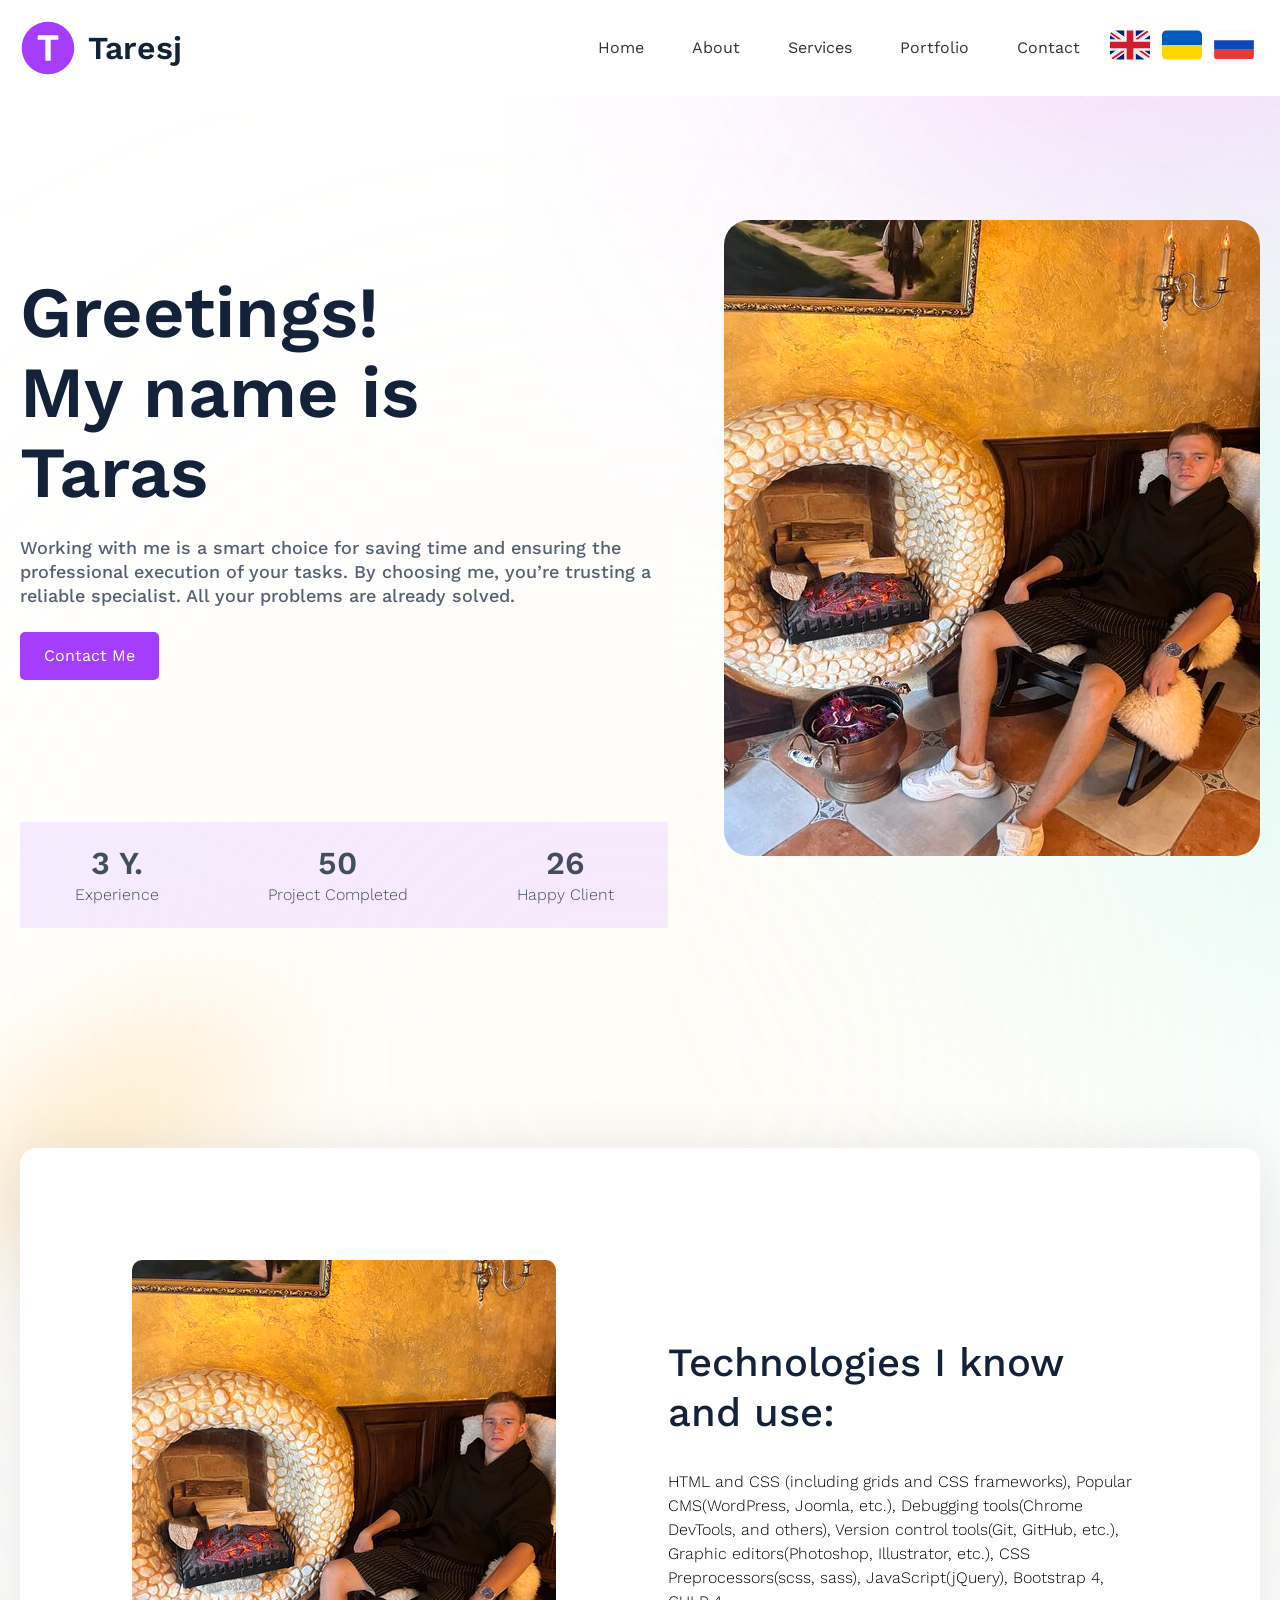
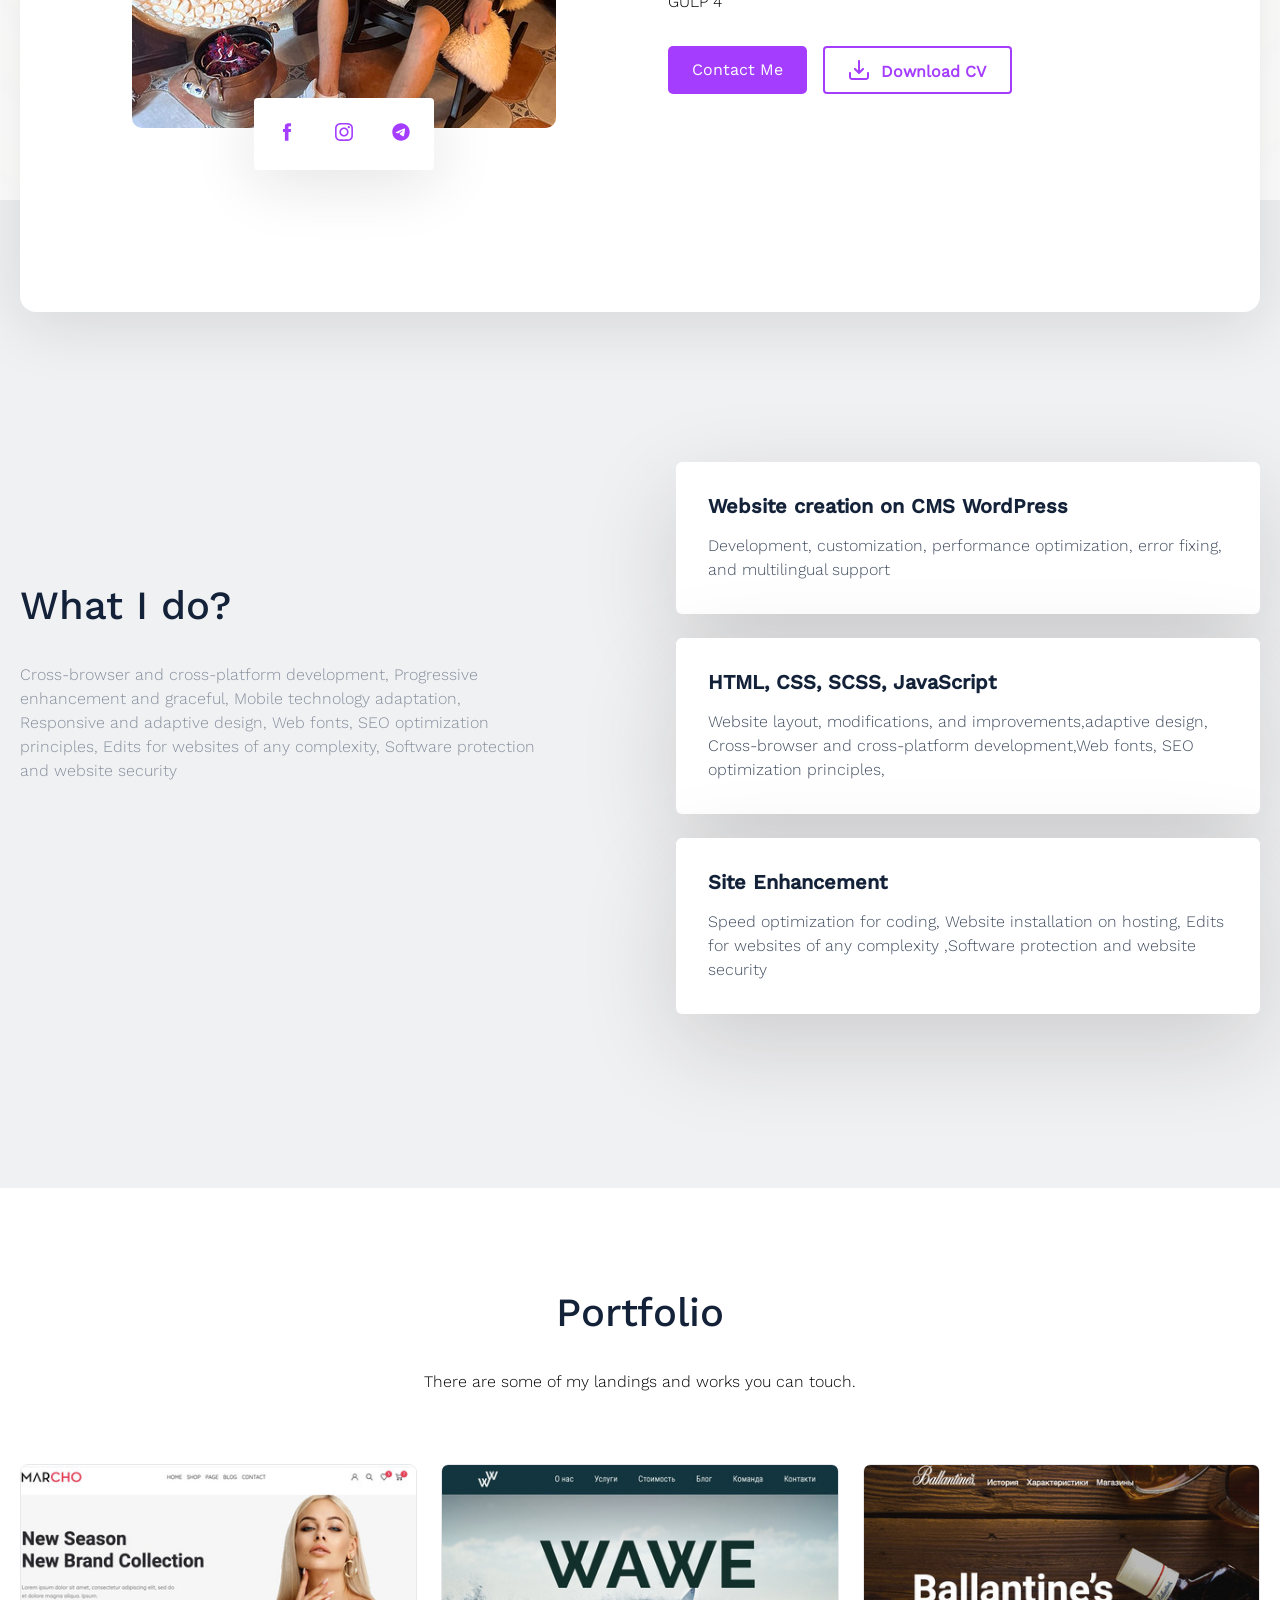
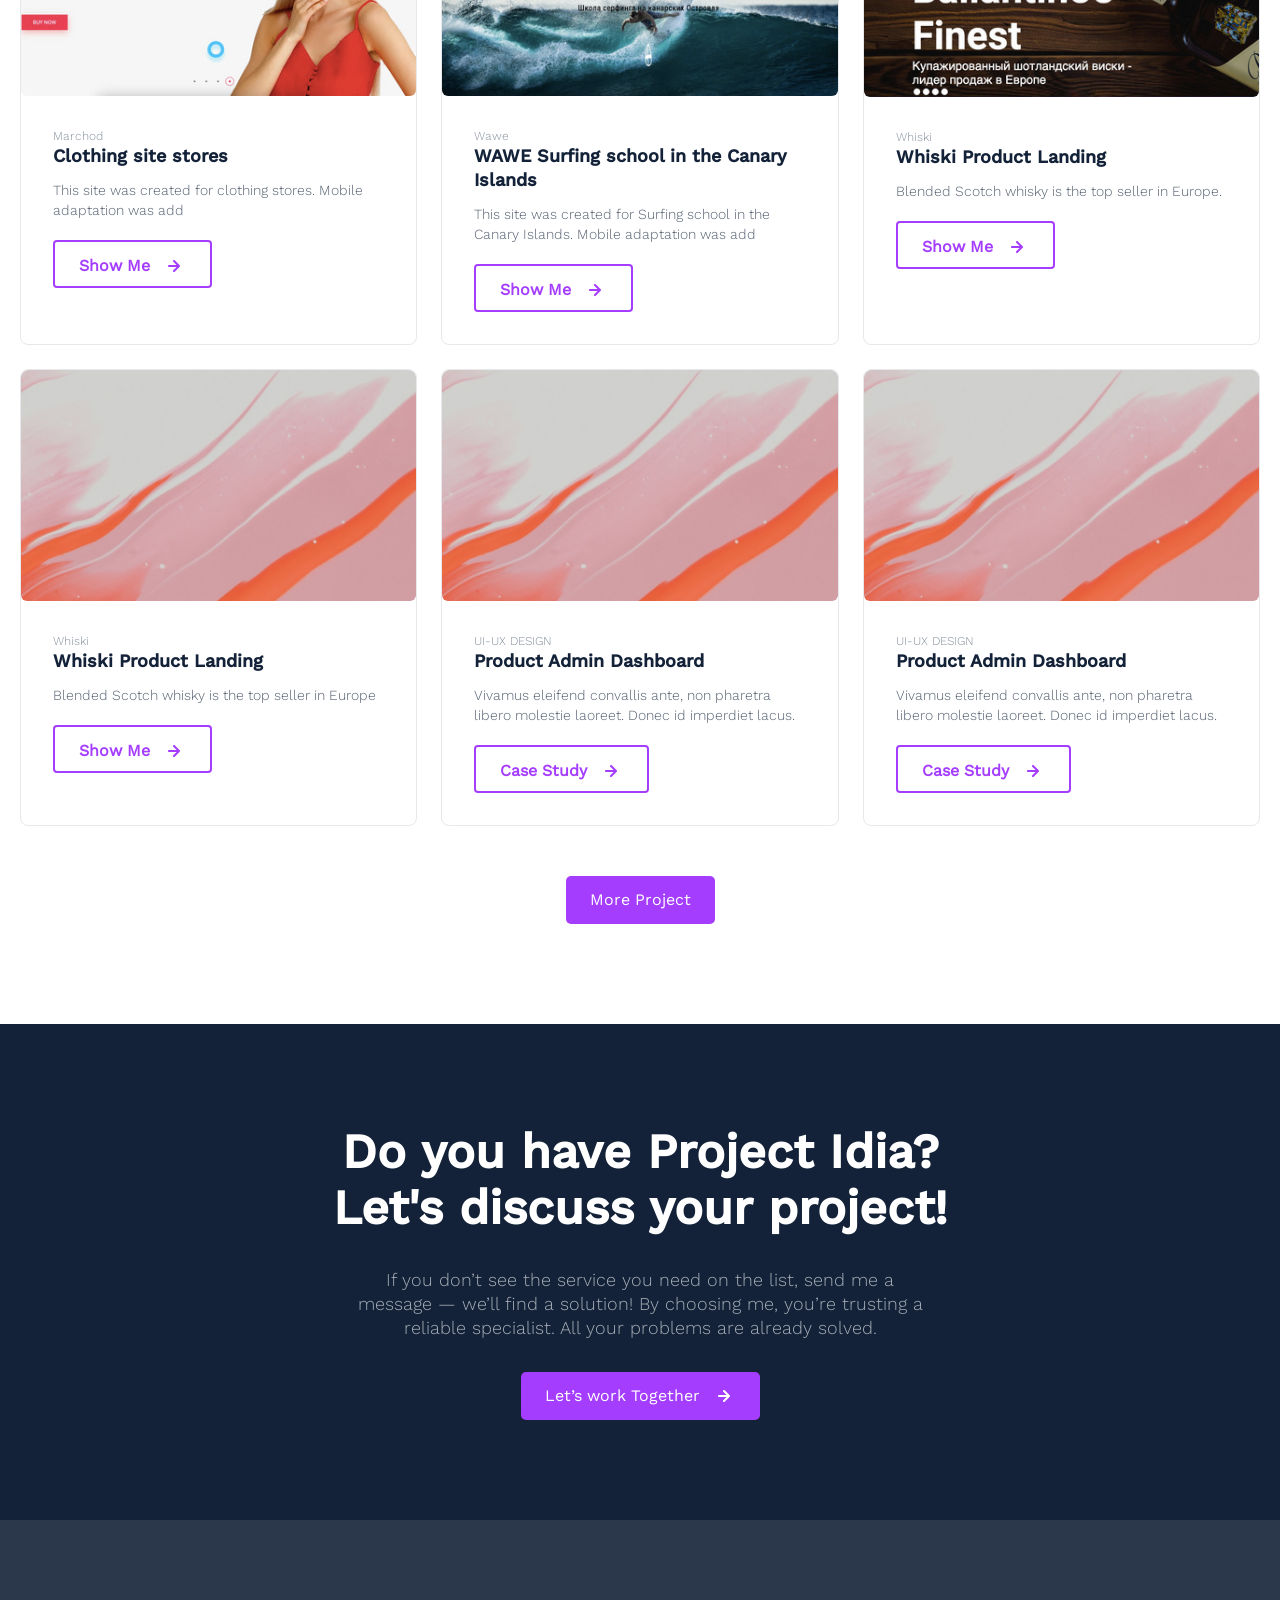
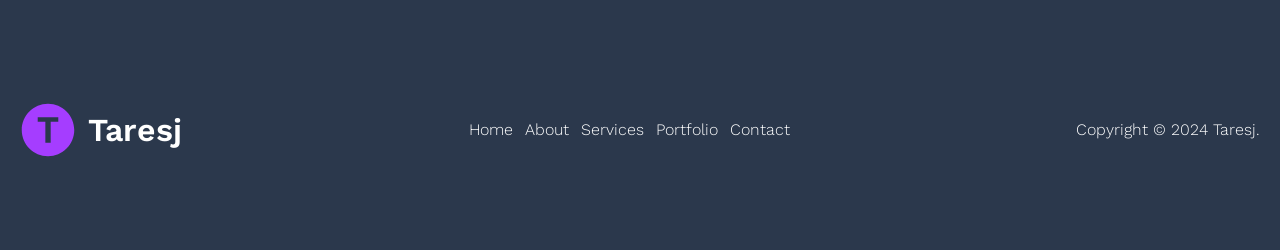
<file: index.html>
<!DOCTYPE html>
<html lang="en"> 
<head>
  <meta charset="UTF-8">
  <meta name="viewport" content="width=device-width, initial-scale=1.0"> 
  <title>Document</title> 
  <link rel="stylesheet" href="css/style.min.css">
  <link rel="stylesheet" href="css/index.min.css">
</head>  
<body>
  <header class="header">
  <div class="container">
    <div class="header__inner">
      <a class="logo" href="#">
        <img class="logo__img" src="images/logo.svg" alt="logo">
        <h3 class="logo__text">Taresj</h3>
      </a>
      <nav class="menu">
        <button class="menu-btn">
          <img src="../../images/icon/btn.svg" alt="menu btn">
        </button>
        <ul class="menu__list">

          <li class="menu__list-item"><a class="menu__list-link lang" key="home"  href="#home">Home</a>
          </li>
          <li class="menu__list-item"><a class="menu__list-link lang" key="about"  href="#about">About</a>
          </li>
          <li class="menu__list-item"><a class="menu__list-link lang" key="service"  href="#services">Services</a>
          </li>
          <li class="menu__list-item"><a class="menu__list-link lang" key="portfolio"  href="#portfolio">Portfolio</a>
          </li>
          <li class="menu__list-item"><a class="menu__list-link lang" key="contact" href="#contact">Contact</a>
          </li>
          <li class="menu__list-item-lang-eng">
            <button id="en" class="translate" >
              <img src="images/icon/eng.svg" alt="english" width="40px" height="40px">
            </button>
          </li>
          <li class="menu__list-item-lang-ukr">
            <button id="ua" class="translate" >
              <img src="images/icon/ukr.svg" alt="english" width="40px" height="40px">
            </button>
          </li>
          <li class="menu__list-item-lang-rus">
            <button id="ru" class="translate" >
              <img src="images/icon/rus.svg" alt="english" width="40px" height="40px">
            </button>
          </li>
          

        </ul>
      </nav>

    </div>
  </div>
</header>
  <main>
  <section class="home" id="home">
  <div class="container">
    <div class="home-inner">
      <div class="home__text">
        <h1 class="home__text-author lang" key="home__text-author" >Greetings! <br> My name is Taras</h1>
        <div class="home__text-desc lang" key="home__text-desc">Working with me is a smart choice for saving time and ensuring the professional execution of your tasks. By choosing me, you’re trusting a reliable specialist. All your problems are already solved.</div>
        <a href="https://t.me/taresj"><button class="home__text-btn lang" key="home__text-btn">Contact Me</button></a>
        <div class="home__text-info">
          <div class="home__text-info-item">
            <h3>3 Y.</h3>
            <p>Experience</p>
          </div>
          <div class="home__text-info-item">
            <h3>50</h3>
            <p>Project Completed</p>
          </div>
          <div class="home__text-info-item">
            <h3>26</h3>
            <p>Happy Client</p>
          </div>
        </div>
      </div>
      <div class="home__img">
        <img class="home__img-auth" src="images/author.jpg" alt="author">
      </div>
    </div>
  </div>
</section>
  <section class="about" id="about">
  <div class="container">
    <div class="about-inner">
      <div class="about-inner__img">
        <img src="images/author2.jpg" alt="author" class="about-inner__img-author">
        <ul class="about-inner__img-social">
          <li class="about-inner__social-item">
            <a class="about-inner__social-link" href="https://wa.me/qr/5DT4YRK6D6WVJ1">
              <svg width="18" height="18" viewBox="0 0 10 20" fill="none" xmlns="http://www.w3.org/2000/svg">
              <path
                d="M9.4866 0.25H6.42996C4.61604 0.25 2.59845 1.02784 2.59845 3.70863C2.60731 4.64273 2.59845 5.53731 2.59845 6.54411H0.5V9.94872H2.66339V19.75H6.63873V9.88404H9.2626L9.5 6.53456H6.57023C6.57023 6.53456 6.57679 5.04457 6.57023 4.61187C6.57023 3.55248 7.65141 3.61314 7.71645 3.61314C8.23094 3.61314 9.2313 3.61467 9.4881 3.61314V0.25H9.4866Z"
                fill="#A53DFF" />
              </svg>
            </a>
          </li>
          <li class="about-inner__social-item">
            <a class="about-inner__social-link" href="https://www.instagram.com/_s4lo_o/">
              <svg width="18" height="18" viewBox="0 0 18 18" fill="none" xmlns="http://www.w3.org/2000/svg">
                <g clip-path="url(#clip0_1364_467)">
                  <path
                    d="M6.00049 9C6.00049 7.34321 7.34322 5.99976 9 5.99976C10.6568 5.99976 12.0002 7.34321 12.0002 9C12.0002 10.6568 10.6568 12.0002 9 12.0002C7.34322 12.0002 6.00049 10.6568 6.00049 9ZM4.37859 9C4.37859 11.5524 6.44758 13.6214 9 13.6214C11.5524 13.6214 13.6214 11.5524 13.6214 9C13.6214 6.44758 11.5524 4.37859 9 4.37859C6.44758 4.37859 4.37859 6.44758 4.37859 9ZM12.7243 4.1954C12.7243 4.79152 13.2078 5.27569 13.8046 5.27569C14.4007 5.27569 14.8849 4.79152 14.8849 4.1954C14.8849 3.59927 14.4015 3.11583 13.8046 3.11583C13.2078 3.11583 12.7243 3.59927 12.7243 4.1954ZM5.36365 16.3258C4.48619 16.2858 4.00929 16.1397 3.69233 16.0161C3.27213 15.8525 2.97262 15.6577 2.65711 15.3429C2.34233 15.0281 2.14677 14.7286 1.98393 14.3084C1.86034 13.9914 1.71422 13.5145 1.67423 12.6371C1.63061 11.6884 1.62189 11.4034 1.62189 9C1.62189 6.59661 1.63134 6.31236 1.67423 5.36292C1.71422 4.48546 1.86107 4.00929 1.98393 3.6916C2.1475 3.27141 2.34233 2.97189 2.65711 2.65638C2.97189 2.3416 3.27141 2.14604 3.69233 1.9832C4.00929 1.85961 4.48619 1.71349 5.36365 1.67351C6.31236 1.62989 6.59733 1.62116 9 1.62116C11.4034 1.62116 11.6876 1.63061 12.6371 1.67351C13.5145 1.71349 13.9907 1.86034 14.3084 1.9832C14.7286 2.14604 15.0281 2.3416 15.3436 2.65638C15.6584 2.97116 15.8532 3.27141 16.0168 3.6916C16.1404 4.00856 16.2865 4.48546 16.3265 5.36292C16.3701 6.31236 16.3788 6.59661 16.3788 9C16.3788 11.4027 16.3701 11.6876 16.3265 12.6371C16.2865 13.5145 16.1397 13.9914 16.0168 14.3084C15.8532 14.7286 15.6584 15.0281 15.3436 15.3429C15.0288 15.6577 14.7286 15.8525 14.3084 16.0161C13.9914 16.1397 13.5145 16.2858 12.6371 16.3258C11.6884 16.3694 11.4034 16.3781 9 16.3781C6.59733 16.3781 6.31236 16.3694 5.36365 16.3258V16.3258ZM5.2895 0.0545234C4.33134 0.0981422 3.67706 0.250081 3.10493 0.472536C2.51317 0.702262 2.01155 1.0105 1.51066 1.51066C1.0105 2.01082 0.702262 2.51244 0.472536 3.10493C0.250081 3.67706 0.0981422 4.33134 0.0545234 5.2895C0.0101777 6.24911 0 6.5559 0 9C0 11.4441 0.0101777 11.7509 0.0545234 12.7105C0.0981422 13.6687 0.250081 14.3229 0.472536 14.8951C0.702262 15.4868 1.00977 15.9892 1.51066 16.4893C2.01082 16.9895 2.51244 17.297 3.10493 17.5275C3.67779 17.7499 4.33134 17.9019 5.2895 17.9455C6.24984 17.9891 6.5559 18 9 18C11.4448 18 11.7509 17.9898 12.7105 17.9455C13.6687 17.9019 14.3229 17.7499 14.8951 17.5275C15.4868 17.297 15.9884 16.9895 16.4893 16.4893C16.9895 15.9892 17.297 15.4868 17.5275 14.8951C17.7499 14.3229 17.9026 13.6687 17.9455 12.7105C17.9891 11.7502 17.9993 11.4441 17.9993 9C17.9993 6.5559 17.9891 6.24911 17.9455 5.2895C17.9019 4.33134 17.7499 3.67706 17.5275 3.10493C17.297 2.51317 16.9895 2.01155 16.4893 1.51066C15.9892 1.0105 15.4868 0.702262 14.8958 0.472536C14.3229 0.250081 13.6687 0.0974152 12.7112 0.0545234C11.7516 0.0109047 11.4448 0 9.00073 0C6.5559 0 6.24984 0.0101777 5.2895 0.0545234"
                    fill="#A53DFF" />
                </g>
                <defs>
                  <clipPath id="clip0_1364_467">
                    <rect width="18" height="18" fill="white" />
                  </clipPath>
                </defs>
              </svg>

            </a>
          </li>
          <li class="about-inner__social-item">
            <a class="about-inner__social-link" href="https://t.me/taresj">
              <svg xmlns="http://www.w3.org/2000/svg" height="18" width="18"
                viewBox="0 0 496 512">
                <path
                  d="M248 8C111 8 0 119 0 256S111 504 248 504 496 393 496 256 385 8 248 8zM363 176.7c-3.7 39.2-19.9 134.4-28.1 178.3-3.5 18.6-10.3 24.8-16.9 25.4-14.4 1.3-25.3-9.5-39.3-18.7-21.8-14.3-34.2-23.2-55.3-37.2-24.5-16.1-8.6-25 5.3-39.5 3.7-3.8 67.1-61.5 68.3-66.7 .2-.7 .3-3.1-1.2-4.4s-3.6-.8-5.1-.5q-3.3 .7-104.6 69.1-14.8 10.2-26.9 9.9c-8.9-.2-25.9-5-38.6-9.1-15.5-5-27.9-7.7-26.8-16.3q.8-6.7 18.5-13.7 108.4-47.2 144.6-62.3c68.9-28.6 83.2-33.6 92.5-33.8 2.1 0 6.6 .5 9.6 2.9a10.5 10.5 0 0 1 3.5 6.7A43.8 43.8 0 0 1 363 176.7z" />
              </svg>
            </a>
          </li>
        </ul>
      </div>
      <div class="about-inner__text">
        <h2 class="about-inner__text-title lang" key="about-inner__text-title">Technologies I know and use:</h2> 
        <div class="about-inner__text-desc lang" key="about-inner__text-desc"><p>
              HTML and CSS (including grids and CSS frameworks), Popular CMS(WordPress, Joomla, etc.),
              Debugging tools(Chrome DevTools, and others), Version control tools(Git, GitHub, etc.), Graphic editors(Photoshop,
              Illustrator, etc.), CSS Preprocessors(scss, sass), JavaScript(jQuery), Bootstrap 4, GULP 4

        </p>
        </div>
        <div class="about-inner__text-bts">
          <a href="https://t.me/taresj"><button class="home__text-btn lang" key="home__text-btn">Contact Me</button></a>
          <a href="https://github.com/taras200"><button class="about-inner__text-btn lang" key="about-inner__text-btn"><img src="images/icon/download.svg" alt="download"> <p>Download CV</p></button></a>
        </div>
      </div>
      


    </div>
  </div>
</section>
  <section class="services" id="services">
  <div class="container">
    <div class="services-inner">
      <div class="services-inner__ido">
        <h2 class="about-inner__text-title lang" key="services-title">What I do?</h2>
        <div class="about-inner__text-desc lang" key="services-desc">
          <p>Cross-browser and cross-platform development, Progressive enhancement and graceful, Mobile technology adaptation, Responsive and adaptive design, Web fonts, SEO optimization principles, Edits for websites of any complexity, Software protection and website security</p>
        </div>
      </div>
      <ul class="services-inner__offers">
        <li class="services-inner__offers-item">
          <h4 class="services-inner__offers-title lang" key="services-inner__offers-title1">Website creation on CMS WordPress</h4>
          <p class="services-inner__offers-desc lang" key="services-inner__offers-desc1">Development, customization, performance optimization, error fixing, and multilingual support</p>
        </li>
        <li class="services-inner__offers-item">
          <h4 class="services-inner__offers-title lang" key="services-inner__offers-title2">HTML, CSS, SCSS, JavaScript</h4>
          <p class="services-inner__offers-desc lang" key="services-inner__offers-desc2">Website layout, modifications, and improvements,adaptive design, Cross-browser and cross-platform development,Web fonts, SEO optimization principles,</p>
        </li>
        <li class="services-inner__offers-item">
          <h4 class="services-inner__offers-title lang" key="services-inner__offers-title3">Site Enhancement</h4>
          <p class="services-inner__offers-desc lang" key="services-inner__offers-desc3">Speed optimization for coding, Website installation on hosting, Edits for websites of any complexity ,Software protection and website security</p>
        </li>
      </ul>
    </div>
  </div>
</section>
  <section class="portfolio" id="portfolio">
  <div class="container">
    <div class="portfolio-inner">
      <h2 class="portfolio-inner__title about-inner__text-title lang" key="portfolio-inner__title">Portfolio</h2>
      <p class="portfolio-inner__desc about-inner__text-desc lang" key="portfolio-inner__desc">There are some of my landings and works you can touch.</p>
      <div class="portfolio-inner__items">
        <div class="portfolio-inner__item">
          <img class="portfolio-inner__item-img" src="images/portfolio1.jpg" alt="portfolio" >
          <div class="portfolio-inner__item-text">
            <p class="portfolio-inner__item-sub lang" key="portfolio-inner__item-sub1">Marchod</p>
            <h4 class="portfolio-inner__item-title lang" key="portfolio-inner__item-title1">Clothing site stores</h4>
            <p class="portfolio-inner__item-desc lang" key="portfolio-inner__item-desc1">This site was created for clothing stores. Mobile adaptation was add</p>
            <a href="https://taras200.github.io/marchod/">
            <button class="about-inner__text-btn portfolio-inner__item-btn lang" key="portfolio-inner__item-btn1">
              <p>Show Me</p>
              <img src="images/icon/right_arrow.svg" alt="download">
            </button></a>

            
          </div>
        </div>
        <div class="portfolio-inner__item">
          <img class="portfolio-inner__item-img" src="images/portfolio2.jpg" alt="portfolio" >
          <div class="portfolio-inner__item-text">
            <p class="portfolio-inner__item-sub lang" key="portfolio-inner__item-sub2">Wawe</p>
            <h4 class="portfolio-inner__item-title lang" key="portfolio-inner__item-title2">WAWE Surfing school in the Canary Islands</h4>
            <p class="portfolio-inner__item-desc lang" key="portfolio-inner__item-desc2">This site was created for Surfing school in the Canary Islands. Mobile adaptation was add</p>
            <a href="https://taras200.github.io/wawe/"><button class="about-inner__text-btn portfolio-inner__item-btn lang" key="portfolio-inner__item-btn1">
              <p>Show Me</p>
              <img src="images/icon/right_arrow.svg" alt="download">
            </button></a>

            
          </div>
        </div>
        <div class="portfolio-inner__item">
          <img class="portfolio-inner__item-img" src="images/portfolio3.jpg" alt="portfolio" >
          <div class="portfolio-inner__item-text">
            <p class="portfolio-inner__item-sub lang" key="portfolio-inner__item-sub3">Whiski</p>
            <h4 class="portfolio-inner__item-title lang" key="portfolio-inner__item-title3">Whiski Product Landing</h4>
            <p class="portfolio-inner__item-desc lang" key="portfolio-inner__item-desc3">Blended Scotch whisky is the top seller in Europe.</p>
            <a href="https://taras200.github.io/viski/">
            <button class="about-inner__text-btn portfolio-inner__item-btn lang" key="portfolio-inner__item-btn1">
              <p>Show Me</p>
              <img src="images/icon/right_arrow.svg" alt="download">
            </button>
            </a>
          </div>
        </div>
        <div class="portfolio-inner__item">
          <img class="portfolio-inner__item-img" src="images/portfolio.jpg" alt="portfolio" >
          <div class="portfolio-inner__item-text">
            <p class="portfolio-inner__item-sub lang" key="portfolio-inner__item-sub3">Whiski</p>
            <h4 class="portfolio-inner__item-title lang" key="portfolio-inner__item-title3">Whiski Product Landing </h4>
            <p class="portfolio-inner__item-desc lang" key="portfolio-inner__item-desc3">Blended Scotch whisky is the top seller in Europe</p>
            <button class="about-inner__text-btn portfolio-inner__item-btn lang" key="portfolio-inner__item-btn1">
              <p>Show Me</p>
              <img src="images/icon/right_arrow.svg" alt="download">
            </button>
            
          </div>
        </div>
        <div class="portfolio-inner__item">
          <img class="portfolio-inner__item-img" src="images/portfolio.jpg" alt="portfolio" >
          <div class="portfolio-inner__item-text">
            <p class="portfolio-inner__item-sub lang" key="portfolio-inner__item-sub3">UI-UX DESIGN</p>
            <h4 class="portfolio-inner__item-title lang" key="portfolio-inner__item-title3">Product Admin Dashboard</h4>
            <p class="portfolio-inner__item-desc lang" key="portfolio-inner__item-desc3">Vivamus eleifend convallis ante, non pharetra libero molestie laoreet. Donec id imperdiet lacus.</p>
            <button class="about-inner__text-btn portfolio-inner__item-btn lang" key="portfolio-inner__item-btn1">
              <p>Case Study</p>
              <img src="images/icon/right_arrow.svg" alt="download">
            </button>    
          </div>
        </div>
        <div class="portfolio-inner__item">
          <img class="portfolio-inner__item-img" src="images/portfolio.jpg" alt="portfolio" >
          <div class="portfolio-inner__item-text">
            <p class="portfolio-inner__item-sub lang" key="portfolio-inner__item-sub3">UI-UX DESIGN</p>
            <h4 class="portfolio-inner__item-title lang" key="portfolio-inner__item-title3">Product Admin Dashboard</h4>
            <p class="portfolio-inner__item-desc lang" key="portfolio-inner__item-desc3">Vivamus eleifend convallis ante, non pharetra libero molestie laoreet. Donec id imperdiet lacus.</p>
            <button class="about-inner__text-btn portfolio-inner__item-btn lang" key="portfolio-inner__item-btn1">
              <p>Case Study</p>
              <img src="images/icon/right_arrow.svg" alt="download">
            </button>    
          </div>
        </div>
      </div>
      <a href="https://github.com/taras200"><button class="home__text-btn lang" key="more">More Project</button></a>
    </div>
  </div>
</section>
  <section class="discus" id="contact">
  <div class="container">
    <h1 class="discus__title lang" key="discus__title">Do you have Project Idia?
    Let's discuss your project!</h1>
    <div class="discus__desc lang" key="discus__desc">If you don’t see the service you need on the list, send me a message — we’ll find a solution!
    By choosing me, you’re trusting a reliable specialist. All your problems are already solved.</div>
    <a href="https://t.me/taresj"><button class="home__text-btn lang" key="home__text-btn1"><p>Let’s work Together</p>
    <img src="images/icon/right_arrow-white.svg" alt="arrow"></button>
    </a>
  </div>
</section> 
  </main>
  <footer class="footer">
  <div class="container">
    <div class="footer__inner">
      <a class="logo" href="#">
        <img class="logo__img" src="images/logo.svg" alt="logo">
        <h3 class="logo__text">Taresj</h3>
      </a>
      <nav class="footer-menu">
        <!-- <button class="menu__btn">
            <span></span>
          </button> -->
        <ul class="footer-menu__list">
          <li class="footer-menu__list-item"><a class="footer-menu__list-link" href="#home">Home</a>
          </li>
          <li class="footer-menu__list-item"><a class="footer-menu__list-link" href="#about">About</a>
          </li>
          <li class="footer-menu__list-item"><a class="footer-menu__list-link" href="#services">Services</a>
          </li>
          <li class="footer-menu__list-item"><a class="footer-menu__list-link" href="#portfolio">Portfolio</a>
          </li>
          <li class="footer-menu__list-item"><a class="footer-menu__list-link" href="#discus">Contact</a>
          </li>
        </ul>
      </nav>
      <div class="user-nav">
        Copyright © 2024 Taresj.
      </div>
    </div>
  </div>
</footer>
  <script src="js/main.min.js"></script>
</body>
</html>
</file>
<file: css/style.min.css>
.footer-menu__list-link,.footer .user-nav{font-family:"WorkSans-Light",sans-serif;font-weight:400;font-size:16px;line-height:24px}.logo__text{font-family:"WorkSans-SemiBold",sans-serif;font-weight:700}.menu__list-link{font-family:"WorkSans-Regular",sans-serif;font-weight:500;font-size:16px;line-height:24px}@font-face{font-family:"WorkSans-Thin";font-style:normal;font-weight:500;src:local("WorkSans-Thin"),url(../fonts/WorkSans-Thin.woff2) format("woff2"),url(../fonts/WorkSans-Thin.woff) format("woff");font-display:swap}@font-face{font-family:"WorkSans-Light";font-style:normal;font-weight:400;src:local("WorkSans-Light"),url(../fonts/WorkSans-Light.woff2) format("woff2"),url(../fonts/WorkSans-Light.woff) format("woff");font-display:swap}@font-face{font-family:"WorkSans-Medium";font-style:normal;font-weight:500;src:local("WorkSans-Medium"),url(../fonts/WorkSans-Medium.woff2) format("woff2"),url(../fonts/WorkSans-Medium.woff) format("woff");font-display:swap}@font-face{font-family:"WorkSans-Regular";font-style:normal;font-weight:500;src:local("Roboto-Bold"),url(../fonts/WorkSans-Regular.woff2) format("woff2"),url(../fonts/WorkSans-Regular.woff) format("woff");font-display:swap}@font-face{font-family:"WorkSans-SemiBold";font-style:normal;font-weight:700;src:local("Roboto-Bold"),url(../fonts/WorkSans-SemiBold.woff2) format("woff2"),url(../fonts/WorkSans-SemiBold.woff2) format("woff");font-display:swap}html{-webkit-box-sizing:border-box;box-sizing:border-box}*,*::after,*::before{-webkit-box-sizing:inherit;box-sizing:inherit}ul[class],ol[class]{padding:0}body,h1,h2,h3,h4,h5,h6,p,ul[class],ol[class],li,figure,figcaption,blockquote,dl,dd{margin:0}ul[class]{list-style:none}img{max-width:100%;display:block}input,button,textarea,select{font:inherit}html{scroll-behavior:smooth}.container{max-width:1320px;margin:0 auto;padding:0 20px}a{text-decoration:none}button,button:active,button:focus{border:none}body{background-image:url(../images/BG.svg);background-repeat:no-repeat;background-size:cover;min-height:4523px;height:100%}.header{position:fixed;height:100%;top:0;left:0;right:0;padding:20px 0 20px;background-color:#fff;max-height:96px}.header__inner{display:-webkit-box;display:-ms-flexbox;display:flex;-webkit-box-pack:justify;-ms-flex-pack:justify;justify-content:space-between;-webkit-box-align:center;-ms-flex-align:center;align-items:center}.logo{display:-webkit-box;display:-ms-flexbox;display:flex;-webkit-box-align:center;-ms-flex-align:center;align-items:center;text-decoration:none}.logo__text{padding-left:12px;line-height:40px;text-decoration:none;font-size:32px;color:#132238}.menu__list{display:-webkit-box;display:-ms-flexbox;display:flex}.menu__list-item+.menu__list-item{padding-left:24px}.menu__list-link{color:#333}.menu__list-item{padding:12px 24px}.menu__list-item:hover{background-color:#a53dff;border-radius:5px;-webkit-transition:all .5s;transition:all .5s}.menu__list-item:hover .menu__list-link{color:#fff}.footer{position:absolute;left:0;bottom:0;width:100%;height:330px;padding:182px 0 82px;background-color:#2b384c;-webkit-box-flex:0;-ms-flex:0 0 auto;flex:0 0 auto}.footer__inner{display:-webkit-box;display:-ms-flexbox;display:flex;-webkit-box-pack:justify;-ms-flex-pack:justify;justify-content:space-between;-webkit-box-align:center;-ms-flex-align:center;align-items:center}.footer .logo__text{color:#fff}.footer .user-nav{color:#fff;font-size:16px;line-height:24px}.footer-menu__list{display:-webkit-box;display:-ms-flexbox;display:flex}.footer-menu__list-link{color:#fff;font-size:16px;line-height:24px}.footer-menu__list-item+.footer-menu__list-item{padding-left:12px}@media(max-width: 1125px){.about-inner{-webkit-box-orient:vertical;-webkit-box-direction:normal;-ms-flex-direction:column;flex-direction:column}.about-inner__text{display:-webkit-box;display:-ms-flexbox;display:flex;-webkit-box-align:center;-ms-flex-align:center;align-items:center;-webkit-box-orient:vertical;-webkit-box-direction:normal;-ms-flex-direction:column;flex-direction:column;padding:0 10px;text-align:center}.about-inner__img{padding:0;padding-top:25px}}@media(max-width: 950px){.home__img{display:none}.services-inner{padding:200px 0 50px;-webkit-box-orient:vertical;-webkit-box-direction:normal;-ms-flex-direction:column;flex-direction:column;-webkit-box-align:center;-ms-flex-align:center;align-items:center}.services-inner__ido{text-align:center;padding-top:0}.services-inner .home__text-btn{margin-bottom:38px}.portfolio-inner__items{-ms-grid-columns:(1fr)[2];grid-template-columns:repeat(2, 1fr)}}@media(max-width: 745px){.about-inner__text-bts .home__text-btn{margin-bottom:50px}.header .logo{position:relative;z-index:2}.header .menu-btn{display:block;background-color:transparent;border:none;padding:0;cursor:pointer;color:transparent;position:relative;z-index:2}.header .menu__list{padding-top:15px;position:absolute;left:0;right:0;top:0;display:block;text-align:center;-webkit-transform:translateY(-200%);-ms-transform:translateY(-200%);transform:translateY(-200%);background-color:#f0f1f3;-webkit-transition:all .5s;transition:all .5s}.header .menu__list.menu__list--active{-webkit-transform:translateY(0%);-ms-transform:translateY(0%);transform:translateY(0%)}.header ul.menu__list{padding:90px 0 15px}.header .menu__list-item+.menu__list-item{margin-left:0}.header .menu__list-link{display:block;padding:15px 0}.footer__inner{-webkit-box-orient:vertical;-webkit-box-direction:normal;-ms-flex-direction:column;flex-direction:column}.home{padding:0;padding-top:110px}}@media(max-width: 627px){.footer{height:230px;padding:100px 0 82px}.portfolio-inner__items{-ms-grid-columns:(1fr)[1];grid-template-columns:repeat(1, 1fr)}.portfolio-inner__item{-webkit-box-align:center;-ms-flex-align:center;align-items:center;display:-webkit-box;display:-ms-flexbox;display:flex;-webkit-box-orient:vertical;-webkit-box-direction:normal;-ms-flex-direction:column;flex-direction:column;text-align:center}.portfolio-inner__item-img{padding-top:32px}.portfolio-inner__item-text{display:-webkit-box;display:-ms-flexbox;display:flex;-webkit-box-orient:vertical;-webkit-box-direction:normal;-ms-flex-direction:column;flex-direction:column;-webkit-box-align:center;-ms-flex-align:center;align-items:center}}@media(max-width: 478px){.about-inner__img img{min-width:0;min-height:0}.portfolio-inner__item-img{padding-top:0}}@media(max-width: 385px){.about-inner__text-btn{margin-left:6px}}
</file>
<file: css/index.min.css>
.discus__desc,.portfolio-inner__item-desc,.portfolio-inner__item-sub,.services-inner__offers-desc,.about-inner__text-desc,.home__text-info-item p,.footer-menu__list-link,.footer .user-nav{font-family:"WorkSans-Light",sans-serif;font-weight:400;font-size:16px;line-height:24px}.discus__title,.portfolio-inner__item-title,.services-inner__offers-title,.about-inner__text-title,.home__text-desc{font-family:"WorkSans-Medium",sans-serif;font-weight:500}.home__text-info-item h3,.home__text-author,.logo__text{font-family:"WorkSans-SemiBold",sans-serif;font-weight:700}.about-inner__text-btn,.home__text-btn,.menu__list-link{font-family:"WorkSans-Regular",sans-serif;font-weight:500;font-size:16px;line-height:24px}@font-face{font-family:"WorkSans-Thin";font-style:normal;font-weight:500;src:local("WorkSans-Thin"),url(../fonts/WorkSans-Thin.woff2) format("woff2"),url(../fonts/WorkSans-Thin.woff) format("woff");font-display:swap}@font-face{font-family:"WorkSans-Light";font-style:normal;font-weight:400;src:local("WorkSans-Light"),url(../fonts/WorkSans-Light.woff2) format("woff2"),url(../fonts/WorkSans-Light.woff) format("woff");font-display:swap}@font-face{font-family:"WorkSans-Medium";font-style:normal;font-weight:500;src:local("WorkSans-Medium"),url(../fonts/WorkSans-Medium.woff2) format("woff2"),url(../fonts/WorkSans-Medium.woff) format("woff");font-display:swap}@font-face{font-family:"WorkSans-Regular";font-style:normal;font-weight:500;src:local("Roboto-Bold"),url(../fonts/WorkSans-Regular.woff2) format("woff2"),url(../fonts/WorkSans-Regular.woff) format("woff");font-display:swap}@font-face{font-family:"WorkSans-SemiBold";font-style:normal;font-weight:700;src:local("Roboto-Bold"),url(../fonts/WorkSans-SemiBold.woff2) format("woff2"),url(../fonts/WorkSans-SemiBold.woff2) format("woff");font-display:swap}html{-webkit-box-sizing:border-box;box-sizing:border-box}*,*::after,*::before{-webkit-box-sizing:inherit;box-sizing:inherit}ul[class],ol[class]{padding:0}body,h1,h2,h3,h4,h5,h6,p,ul[class],ol[class],li,figure,figcaption,blockquote,dl,dd{margin:0}ul[class]{list-style:none}img{max-width:100%;display:block}input,button,textarea,select{font:inherit}html{scroll-behavior:smooth}.container{max-width:1320px;margin:0 auto;padding:0 20px}a{text-decoration:none}button,button:active,button:focus{border:none}.header{position:fixed;height:100%;top:0;left:0;right:0;padding:20px 0 20px;z-index:1}.header__inner{display:-webkit-box;display:-ms-flexbox;display:flex;-webkit-box-pack:justify;-ms-flex-pack:justify;justify-content:space-between;-webkit-box-align:center;-ms-flex-align:center;align-items:center}.header .menu-btn{display:none}.logo{display:-webkit-box;display:-ms-flexbox;display:flex;-webkit-box-align:center;-ms-flex-align:center;align-items:center;text-decoration:none}.logo__text{padding-left:12px;line-height:40px;text-decoration:none;font-size:32px;color:#132238}.menu__list{display:-webkit-box;display:-ms-flexbox;display:flex}.menu__list-item+.menu__list-item{padding-left:24px}.menu__list-link{color:#333}.menu__list-item{padding:12px 24px;-webkit-transition:all .3s;transition:all .3s}.menu__list-item:hover{background-color:#a53dff;border-radius:5px;-webkit-transition:all .5s;transition:all .5s}.menu__list-item:hover .menu__list-link{color:#fff}.translate{background-color:transparent;cursor:pointer}.footer{position:relative;left:0;bottom:0;width:100%;height:330px;padding:182px 0 82px;background-color:#2b384c}.footer__inner{display:-webkit-box;display:-ms-flexbox;display:flex;-webkit-box-pack:justify;-ms-flex-pack:justify;justify-content:space-between;-webkit-box-align:center;-ms-flex-align:center;align-items:center}.footer .logo__text{color:#fff}.footer .user-nav{color:#fff;font-size:16px;line-height:24px}.footer-menu__list{display:-webkit-box;display:-ms-flexbox;display:flex}.footer-menu__list-link{color:#fff;font-size:16px;line-height:24px}.footer-menu__list-item+.footer-menu__list-item{padding-left:12px}.home-inner{display:-webkit-box;display:-ms-flexbox;display:flex;-webkit-box-pack:justify;-ms-flex-pack:justify;justify-content:space-between}.home{padding:220px 0 108px}.home__img-auth{border-radius:25px}.home__text{padding-top:52px;max-width:648px}.home__text-author{line-height:80px;font-size:72px;color:#132238;padding:0 70px 24px 0}.home__text-desc{line-height:24px;font-size:18px;color:#556070;padding-bottom:24px}.home__text-btn{padding:12px 24px;margin-bottom:142px;background-color:#a53dff;border-radius:5px;color:#fff;cursor:pointer}.home__text-info{display:-webkit-box;display:-ms-flexbox;display:flex;background-color:rgba(237,216,255,.5);height:106px;-ms-flex-pack:distribute;justify-content:space-around;-webkit-box-align:center;-ms-flex-align:center;align-items:center}.home__text-info-item{color:#424e60;display:-webkit-box;display:-ms-flexbox;display:flex;-webkit-box-orient:vertical;-webkit-box-direction:normal;-ms-flex-direction:column;flex-direction:column;-webkit-box-align:center;-ms-flex-align:center;align-items:center}.home__text-info-item h3{line-height:40px;font-size:32px}.about-inner{background-color:#fff;display:-webkit-box;display:-ms-flexbox;display:flex;border-radius:16px;-webkit-box-shadow:0 12px 64px 0 rgba(28,25,25,.12);box-shadow:0 12px 64px 0 rgba(28,25,25,.12);-webkit-transform:translateY(112px);-ms-transform:translateY(112px);transform:translateY(112px)}.about-inner__img{display:-webkit-box;display:-ms-flexbox;display:flex;-webkit-box-orient:vertical;-webkit-box-direction:normal;-ms-flex-direction:column;flex-direction:column;-webkit-box-align:center;-ms-flex-align:center;align-items:center;padding:112px}.about-inner__img img{min-width:424px;min-height:468px;border-radius:10px}.about-inner__img-social{-webkit-transform:translateY(-30px);-ms-transform:translateY(-30px);transform:translateY(-30px);display:-webkit-box;display:-ms-flexbox;display:flex;-webkit-box-align:center;-ms-flex-align:center;align-items:center;-webkit-box-pack:space-evenly;-ms-flex-pack:space-evenly;justify-content:space-evenly;background-color:#fff;min-width:180px;min-height:72px;border-radius:4px;-webkit-box-shadow:0 12px 64px 0 rgba(28,25,25,.12);box-shadow:0 12px 64px 0 rgba(28,25,25,.12)}.about-inner__social-item{-webkit-transition:all .3s;transition:all .3s;padding:15px;border-radius:4px}.about-inner__social-item svg path{fill:#a53dff}.about-inner__social-item:hover{background-color:#a53dff}.about-inner__social-item:hover svg path{fill:#fff}.about-inner__text{padding:190px 112px 0 0}.about-inner__text-title{line-height:50px;font-size:40px;color:#132238}.about-inner__text-desc{padding:32px 0 16px}.about-inner__text-desc p{padding-bottom:16px}.about-inner__text-bts{display:-webkit-box;display:-ms-flexbox;display:flex}.about-inner__text-btn{display:-webkit-box;display:-ms-flexbox;display:flex;cursor:pointer;margin-left:16px;padding:12px 24px;max-height:48px;border:2px solid #a53dff;border-radius:4px;background-color:#fff;line-height:24px;font-size:16px;font-weight:600;text-align:center;color:#a53dff}.about-inner__text-btn img{margin-right:12px}.services{background-color:#f0f1f3}.services-inner{padding:262px 0 150px;display:-webkit-box;display:-ms-flexbox;display:flex;-webkit-box-pack:justify;-ms-flex-pack:justify;justify-content:space-between}.services-inner__ido{padding-top:119px;max-width:529px}.services-inner .about-inner__text-desc{color:#87909d}.services-inner .home__text-btn{margin-top:38px}.services-inner__offers{max-width:584px}.services-inner__offers-item{padding:32px;margin-bottom:24px;border-radius:6px;background:#fff;-webkit-box-shadow:0px 32px 96px 0px rgba(28,25,25,.16);box-shadow:0px 32px 96px 0px rgba(28,25,25,.16)}.services-inner__offers-item:hover{border-left:5px solid #a53dff;-webkit-transition:all .3s;transition:all .3s}.services-inner__offers-title{color:#132238;font-weight:600;font-size:20px;line-height:24px;padding-bottom:16px}.services-inner__offers-desc{color:#424e60;line-height:24px;font-size:16px}.portfolio{padding:100px 0;background-color:#fff}.portfolio-inner{display:-webkit-box;display:-ms-flexbox;display:flex;-webkit-box-orient:vertical;-webkit-box-direction:normal;-ms-flex-direction:column;flex-direction:column;-webkit-box-align:center;-ms-flex-align:center;align-items:center}.portfolio-inner__desc{max-width:577px;text-align:center;padding-bottom:70px}.portfolio-inner__items{display:-ms-grid;display:grid;-ms-grid-columns:(1fr)[3];grid-template-columns:repeat(3, 1fr);grid-gap:24px;padding-bottom:50px}.portfolio-inner__item{border-radius:8px;border:1px solid #e6e8eb}.portfolio-inner__item:hover{-webkit-transition:all .3s;transition:all .3s;-webkit-box-shadow:0px 12px 64px 0px rgba(28,25,25,.12);box-shadow:0px 12px 64px 0px rgba(28,25,25,.12)}.portfolio-inner__item-img{border-radius:6px}.portfolio-inner__item-text{padding:32px}.portfolio-inner__item-sub{font-size:12px;line-height:16px;color:#87909d}.portfolio-inner__item-title{font-size:18px;font-weight:600;line-height:24px;color:#132238;padding-bottom:12px}.portfolio-inner__item-desc{font-size:14px;line-height:20px;color:#556070;padding-bottom:20px}.portfolio-inner__item-btn{margin-left:0}.portfolio-inner__item-btn img{margin-right:0;margin-left:12px}.portfolio-inner .home__text-btn{margin-bottom:0}.discus{background-color:#132238;padding:100px 0}.discus .container{display:-webkit-box;display:-ms-flexbox;display:flex;-webkit-box-orient:vertical;-webkit-box-direction:normal;-ms-flex-direction:column;flex-direction:column;-webkit-box-align:center;-ms-flex-align:center;align-items:center;text-align:center}.discus__title{max-width:621px;color:#fff;font-size:48px;font-weight:600;line-height:56px}.discus__desc{padding:32px 0;max-width:575px;color:#a5acb5;font-size:18px;line-height:24px}.discus .home__text-btn{display:-webkit-box;display:-ms-flexbox;display:flex;margin-bottom:0}.discus .home__text-btn img{margin-left:12px}@media(max-width: 1125px){.about-inner{-webkit-box-orient:vertical;-webkit-box-direction:normal;-ms-flex-direction:column;flex-direction:column}.about-inner__text{display:-webkit-box;display:-ms-flexbox;display:flex;-webkit-box-align:center;-ms-flex-align:center;align-items:center;-webkit-box-orient:vertical;-webkit-box-direction:normal;-ms-flex-direction:column;flex-direction:column;padding:0 10px;text-align:center}.about-inner__img{padding:0;padding-top:25px}}@media(max-width: 950px){.home__img{display:none}.services-inner{padding:200px 0 50px;-webkit-box-orient:vertical;-webkit-box-direction:normal;-ms-flex-direction:column;flex-direction:column;-webkit-box-align:center;-ms-flex-align:center;align-items:center}.services-inner__ido{text-align:center;padding-top:0}.services-inner .home__text-btn{margin-bottom:38px}.portfolio-inner__items{-ms-grid-columns:(1fr)[2];grid-template-columns:repeat(2, 1fr)}}@media(max-width: 745px){.about-inner__text-bts .home__text-btn{margin-bottom:50px}.header .logo{position:relative;z-index:2}.header .menu-btn{display:block;background-color:transparent;border:none;padding:0;cursor:pointer;color:transparent;position:relative;z-index:2}.header .menu__list{padding-top:15px;position:absolute;left:0;right:0;top:0;display:block;text-align:center;-webkit-transform:translateY(-200%);-ms-transform:translateY(-200%);transform:translateY(-200%);background-color:#f0f1f3;-webkit-transition:all .5s;transition:all .5s}.header .menu__list.menu__list--active{-webkit-transform:translateY(0%);-ms-transform:translateY(0%);transform:translateY(0%)}.header ul.menu__list{padding:90px 0 15px}.header .menu__list-item+.menu__list-item{margin-left:0}.header .menu__list-link{display:block;padding:15px 0}.footer__inner{-webkit-box-orient:vertical;-webkit-box-direction:normal;-ms-flex-direction:column;flex-direction:column}.home{padding:0;padding-top:110px}}@media(max-width: 627px){.footer{height:230px;padding:100px 0 82px}.portfolio-inner__items{-ms-grid-columns:(1fr)[1];grid-template-columns:repeat(1, 1fr)}.portfolio-inner__item{-webkit-box-align:center;-ms-flex-align:center;align-items:center;display:-webkit-box;display:-ms-flexbox;display:flex;-webkit-box-orient:vertical;-webkit-box-direction:normal;-ms-flex-direction:column;flex-direction:column;text-align:center}.portfolio-inner__item-img{padding-top:32px}.portfolio-inner__item-text{display:-webkit-box;display:-ms-flexbox;display:flex;-webkit-box-orient:vertical;-webkit-box-direction:normal;-ms-flex-direction:column;flex-direction:column;-webkit-box-align:center;-ms-flex-align:center;align-items:center}}@media(max-width: 478px){.about-inner__img img{min-width:0;min-height:0}.portfolio-inner__item-img{padding-top:0}}@media(max-width: 385px){.about-inner__text-btn{margin-left:6px}}
</file>
